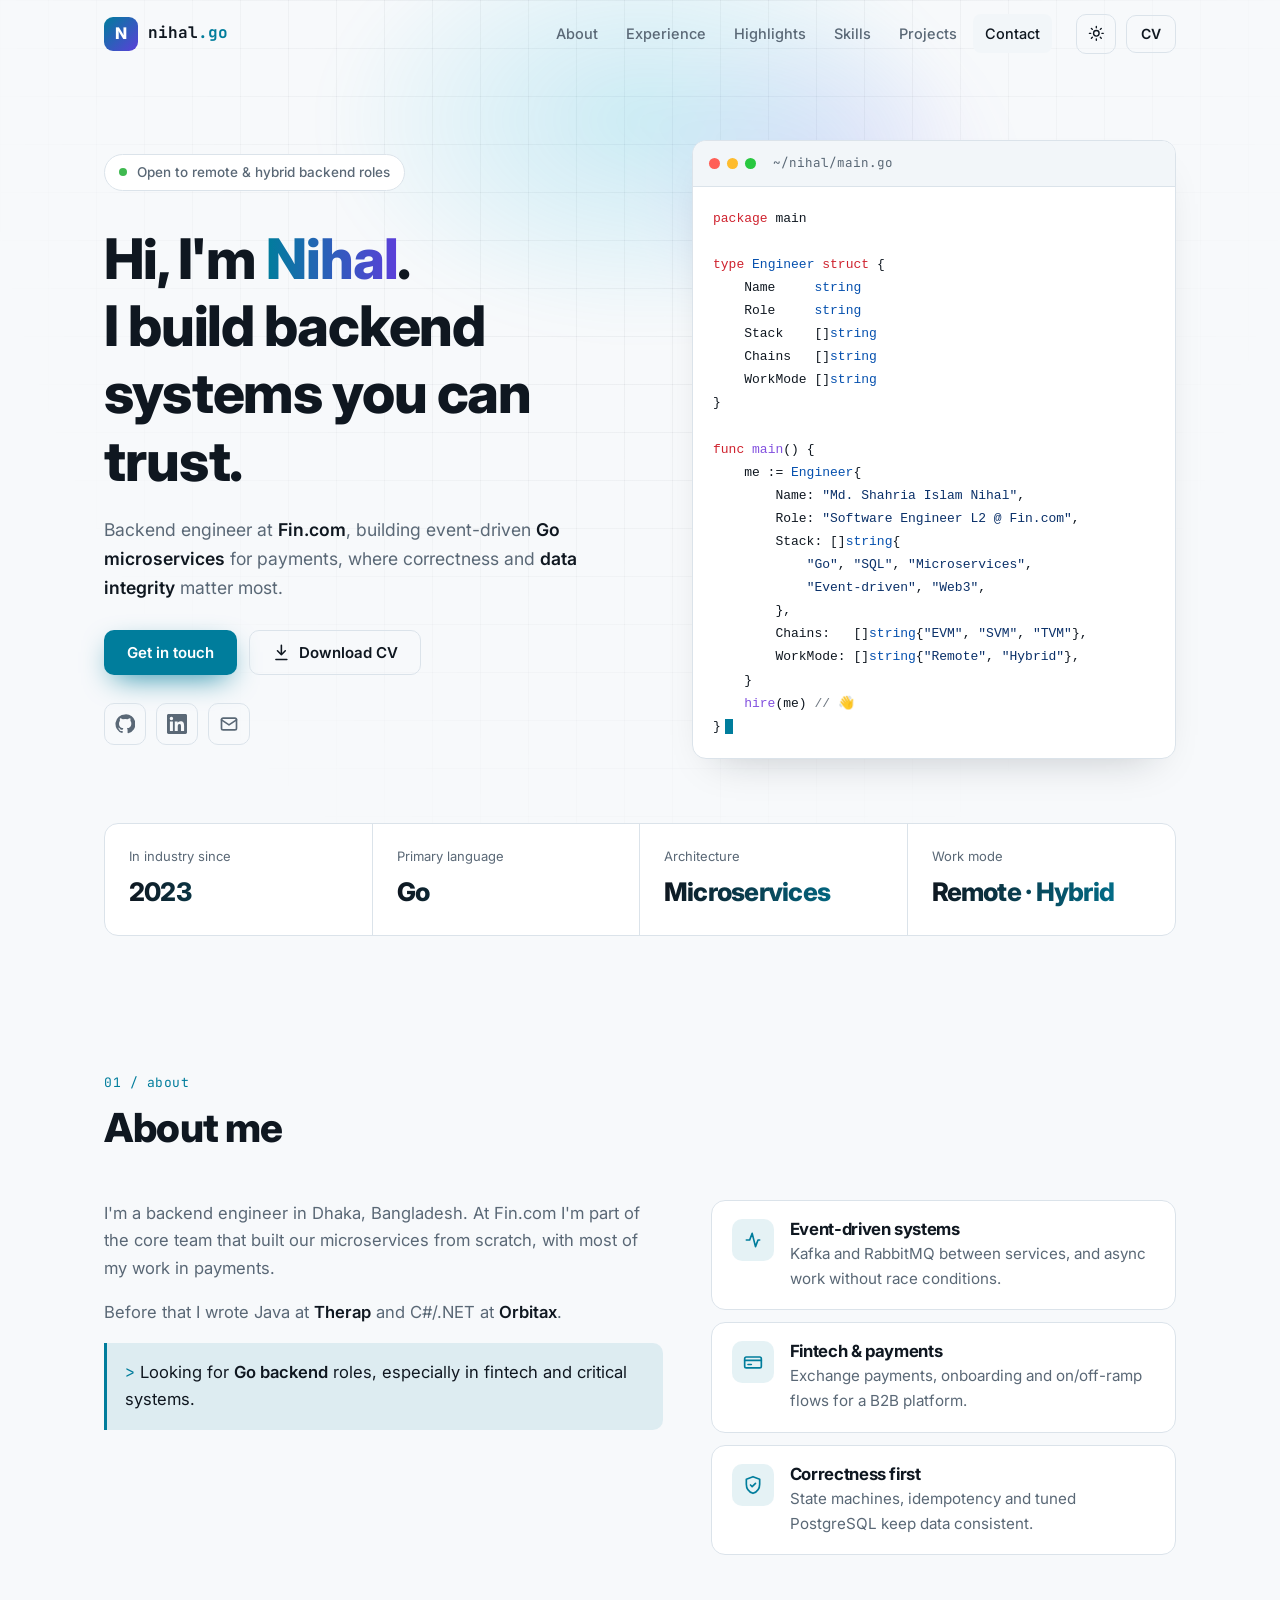
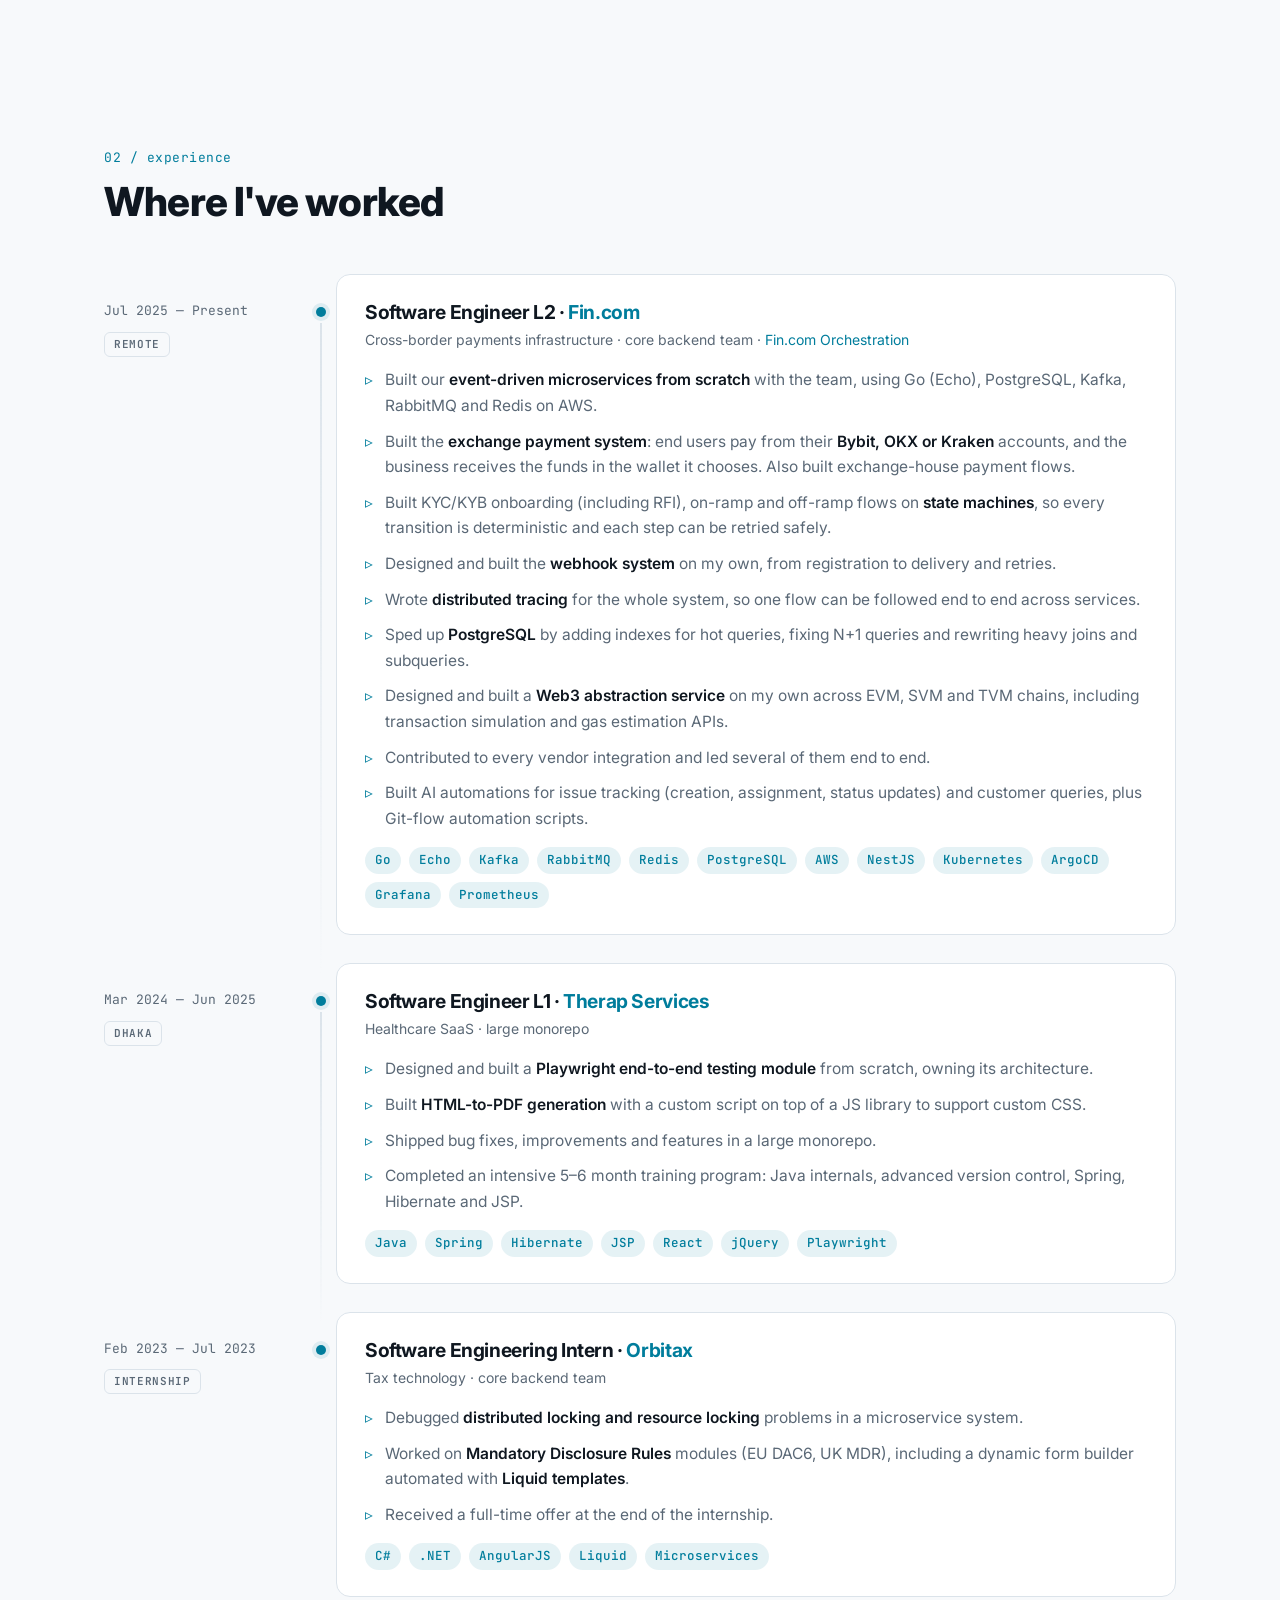
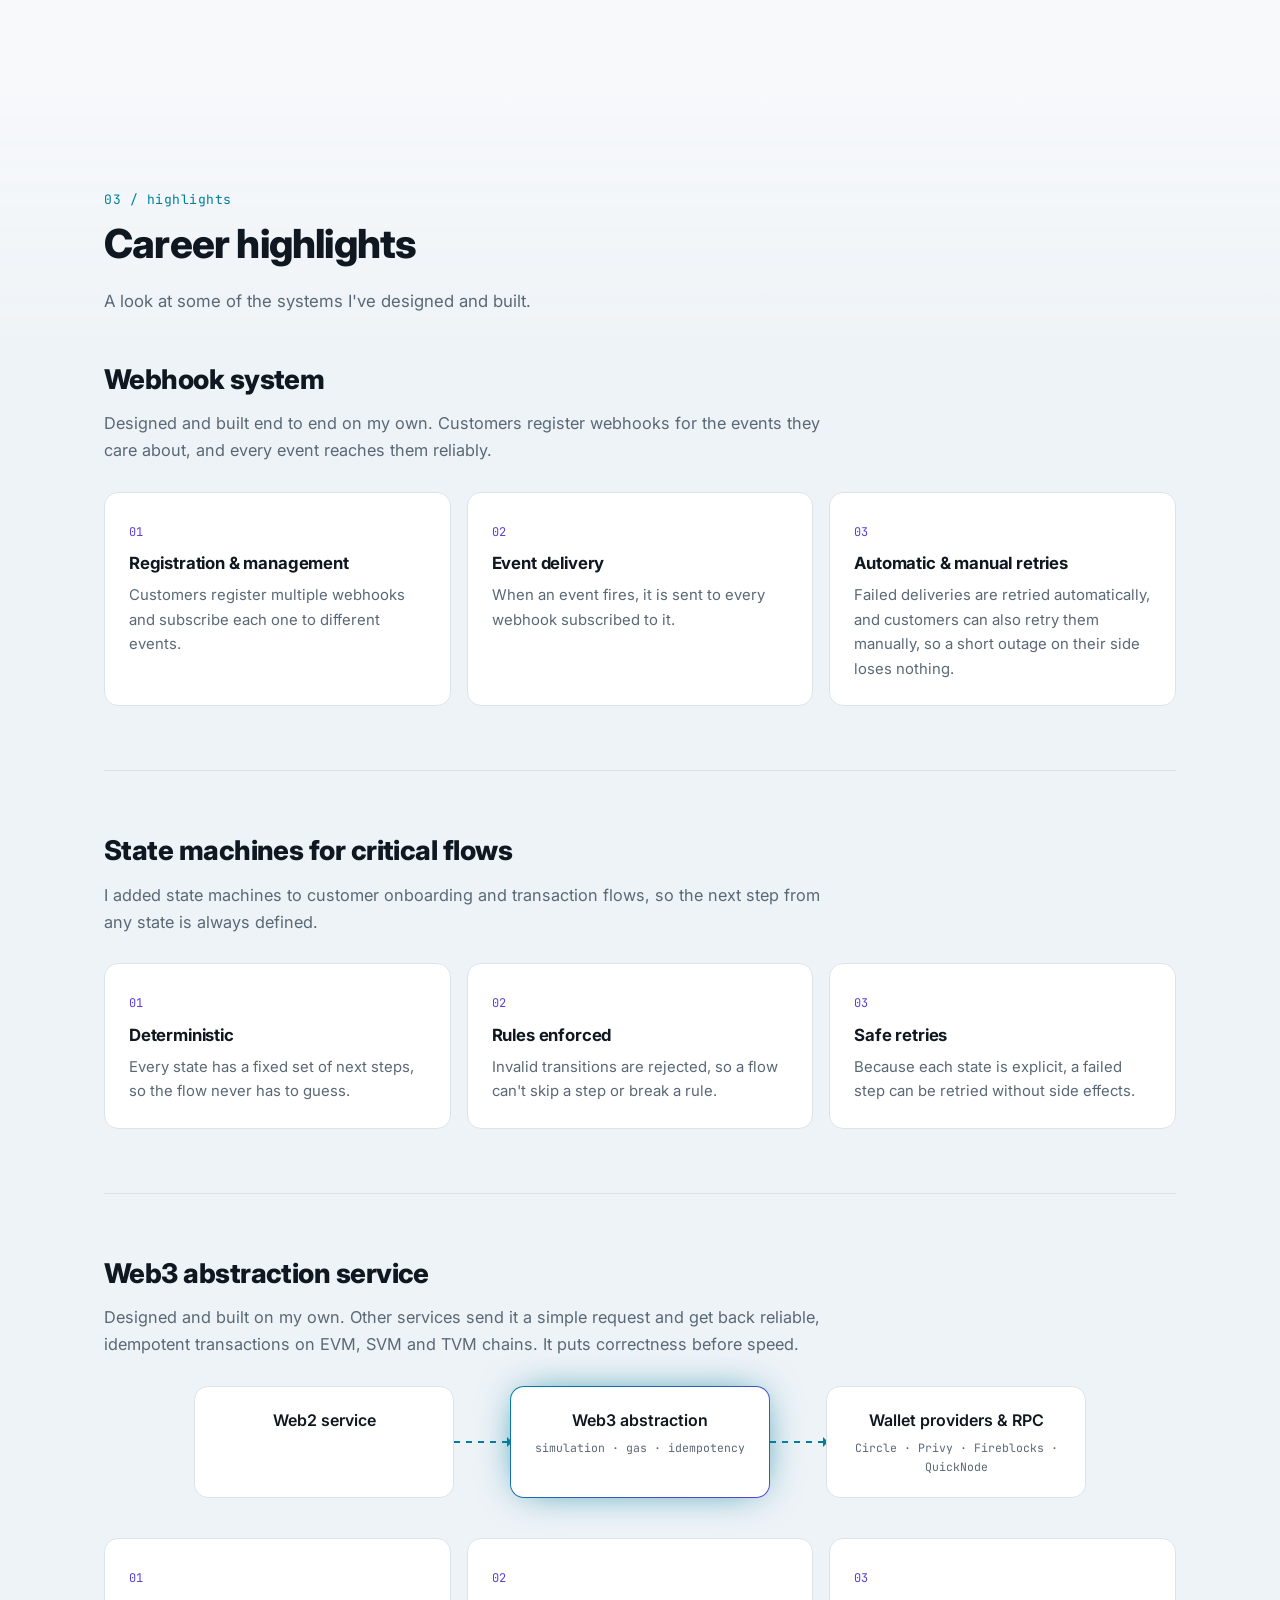
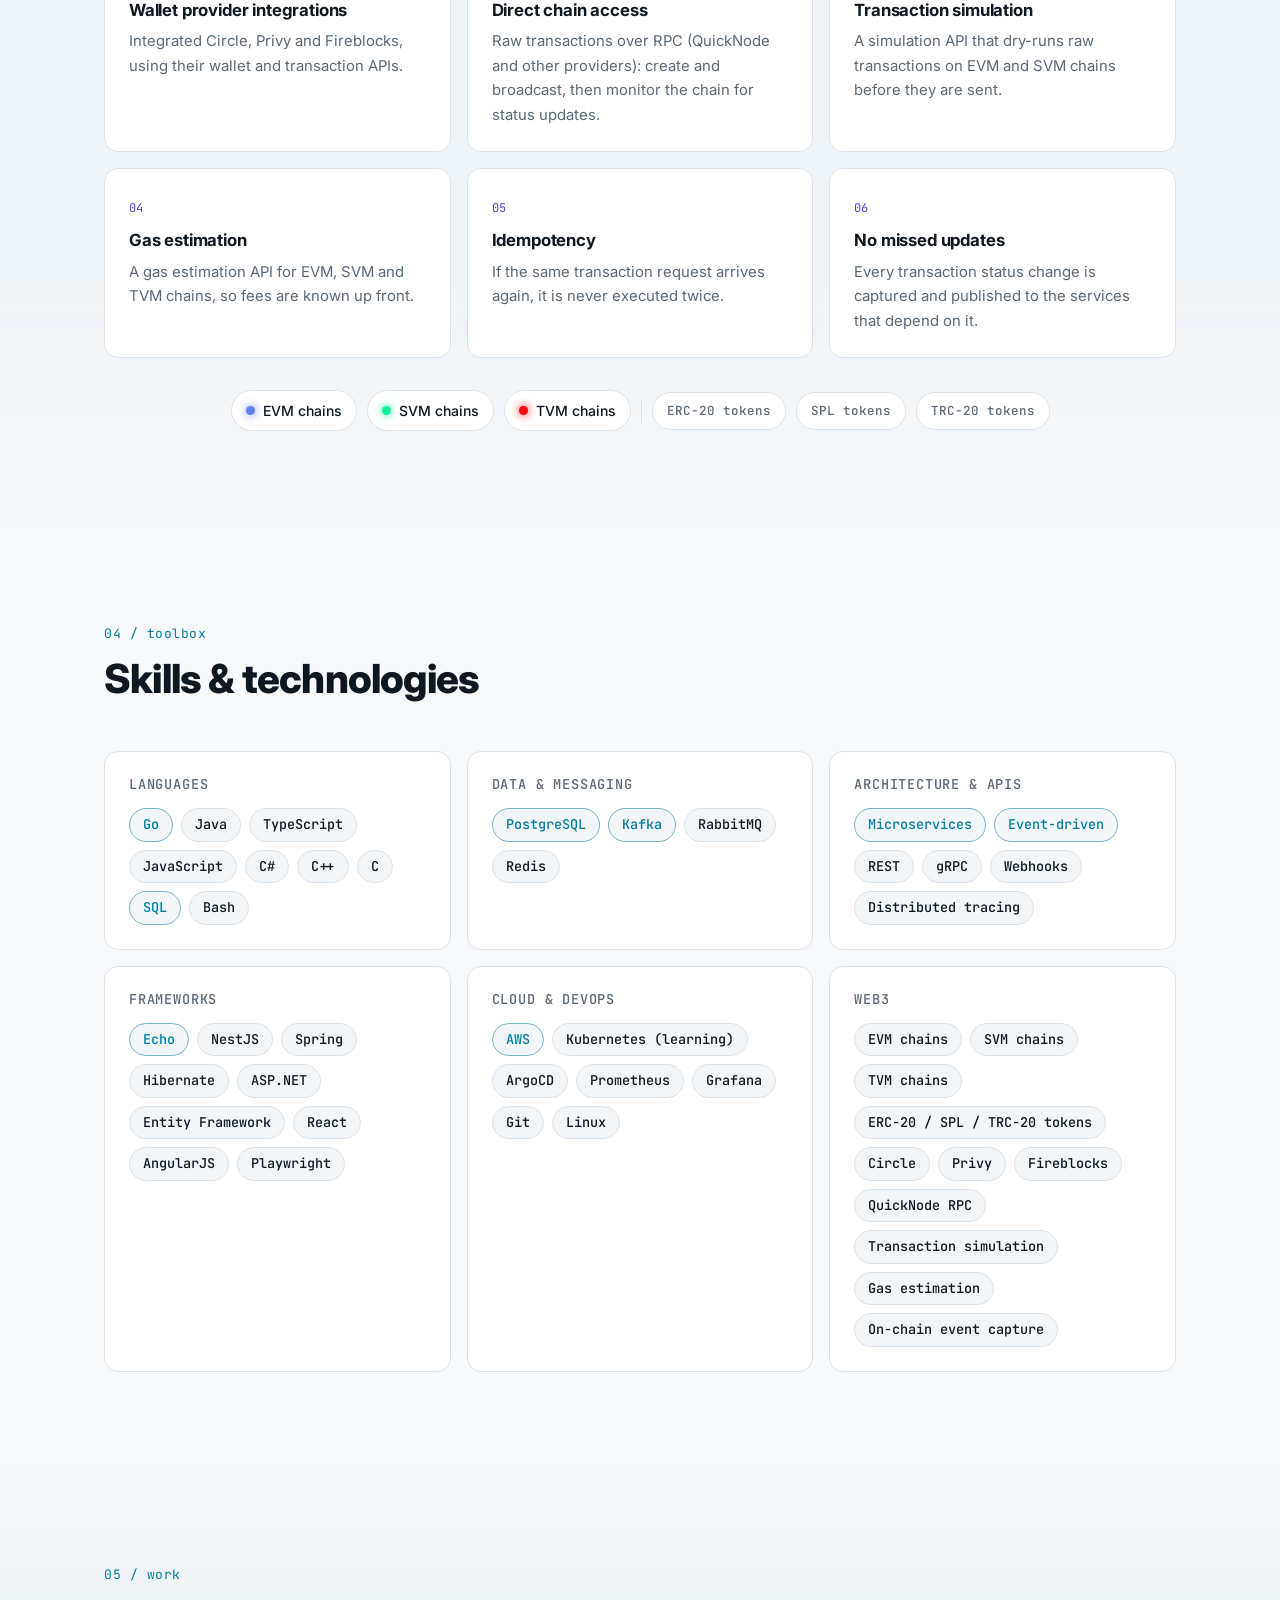
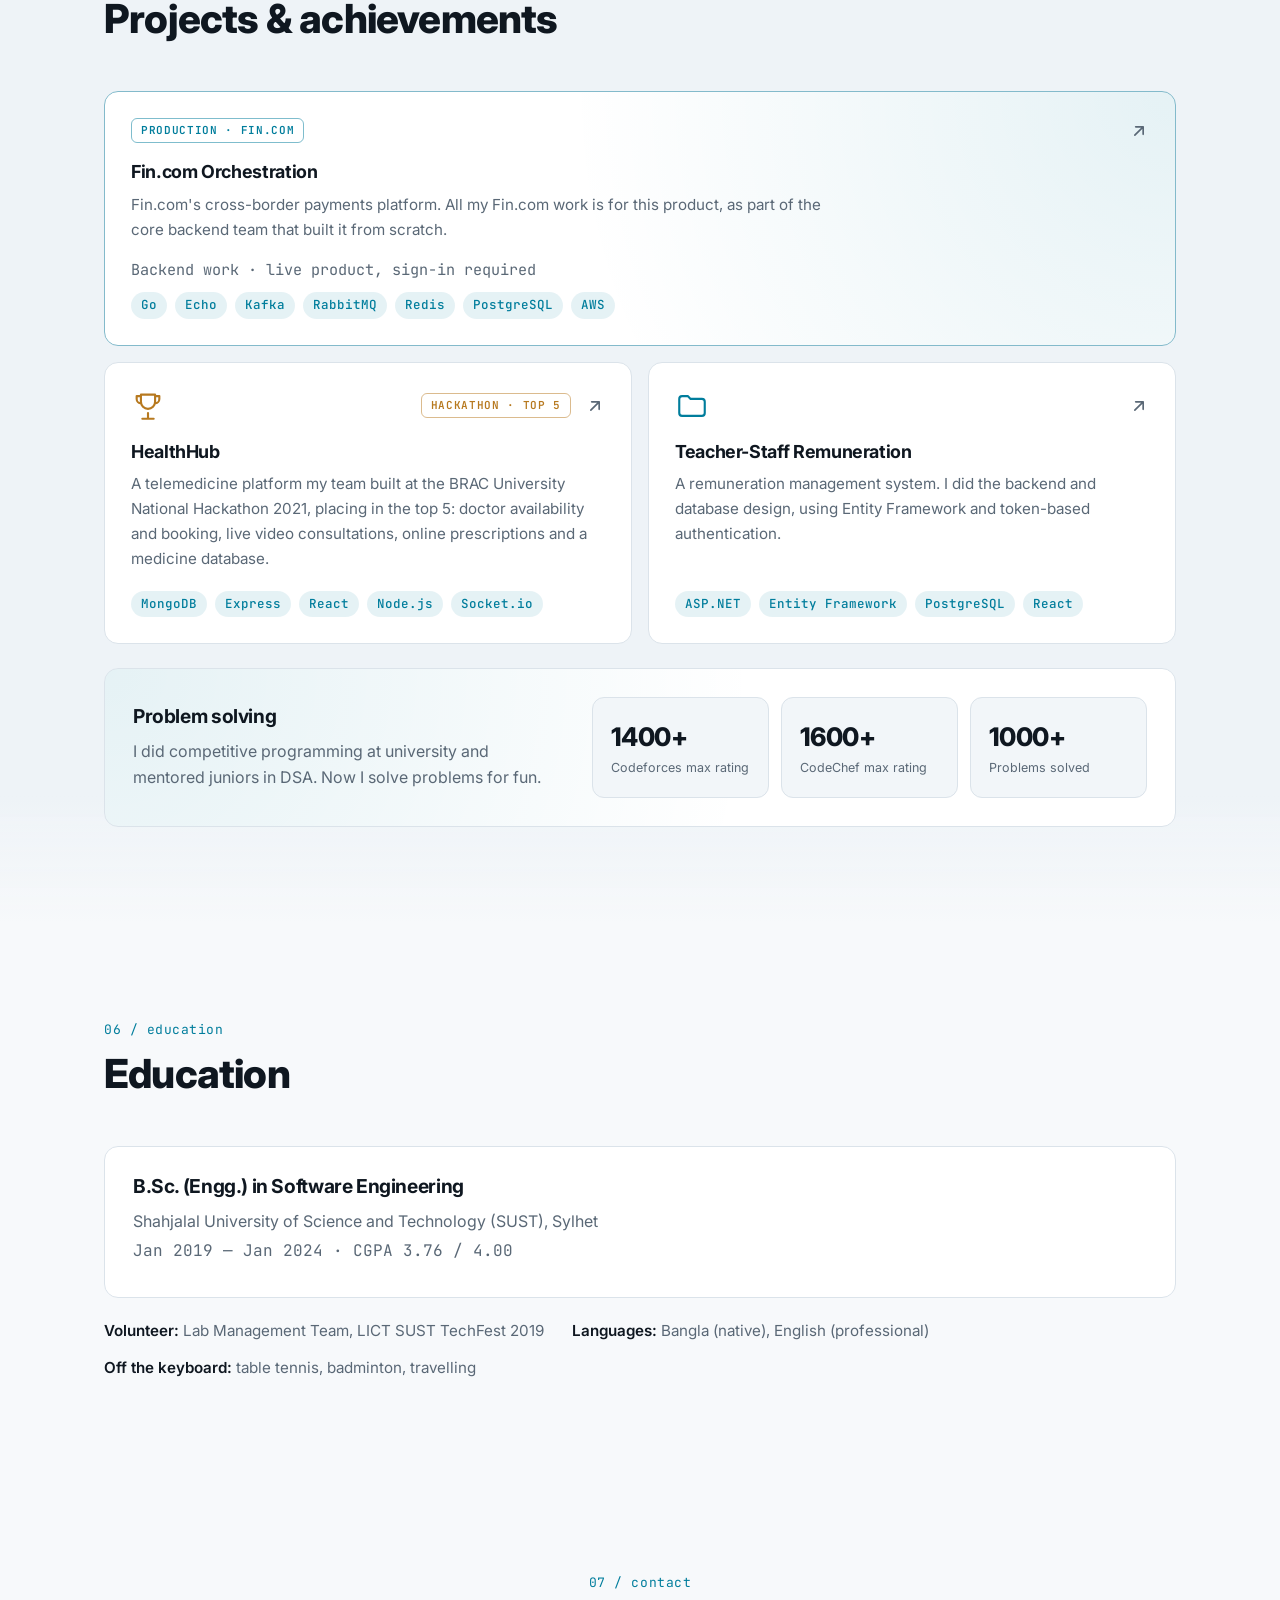
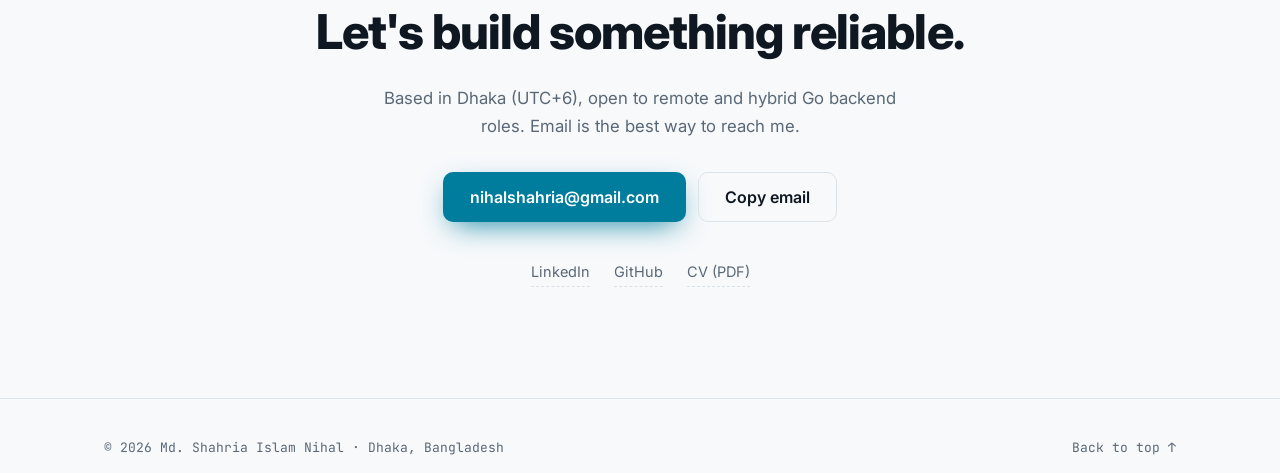
<file: index.html>
<!doctype html>
<html lang="en" data-theme="dark">
	<head>
		<meta charset="utf-8" />
		<meta name="viewport" content="width=device-width, initial-scale=1" />
		<title>Md. Shahria Islam Nihal · Backend Engineer (Go, Microservices)</title>
		<meta
			name="description"
			content="Md. Shahria Islam Nihal: backend engineer building robust, event-driven microservices in Go for fintech and other critical systems, with Web3 experience across EVM, SVM and TVM chains."
		/>
		<meta name="author" content="Md. Shahria Islam Nihal" />
		<meta name="theme-color" content="#0b0f14" media="(prefers-color-scheme: dark)" />
		<meta name="theme-color" content="#f7f9fb" media="(prefers-color-scheme: light)" />
		<link rel="canonical" href="https://nihalshahria.github.io/" />

		<meta property="og:type" content="website" />
		<meta property="og:title" content="Md. Shahria Islam Nihal · Backend Engineer (Go, Microservices)" />
		<meta
			property="og:description"
			content="Robust, event-driven Go microservices for fintech and critical systems."
		/>
		<meta property="og:url" content="https://nihalshahria.github.io/" />
		<meta property="og:image" content="https://nihalshahria.github.io/assets/img/og.png" />
		<meta property="og:image:width" content="1200" />
		<meta property="og:image:height" content="630" />
		<meta name="twitter:card" content="summary_large_image" />

		<link rel="icon" href="assets/img/favicon.svg" type="image/svg+xml" />
		<link rel="preconnect" href="https://fonts.googleapis.com" />
		<link rel="preconnect" href="https://fonts.gstatic.com" crossorigin />
		<link
			href="https://fonts.googleapis.com/css2?family=Inter:wght@400;500;600;700;800&family=JetBrains+Mono:wght@400;500;700&display=swap"
			rel="stylesheet"
		/>
		<link rel="stylesheet" href="assets/css/style.css" />

		<script>
			// Apply saved theme before paint to avoid a flash.
			(function () {
				document.documentElement.classList.add('js');
				try {
					var t = localStorage.getItem('theme');
					if (!t) t = matchMedia('(prefers-color-scheme: light)').matches ? 'light' : 'dark';
					document.documentElement.setAttribute('data-theme', t);
				} catch (e) {}
			})();
		</script>

		<script type="application/ld+json">
			{
				"@context": "https://schema.org",
				"@type": "Person",
				"name": "Md. Shahria Islam Nihal",
				"jobTitle": "Software Engineer",
				"url": "https://nihalshahria.github.io/",
				"email": "mailto:nihalshahria@gmail.com",
				"address": { "@type": "PostalAddress", "addressLocality": "Dhaka", "addressCountry": "BD" },
				"alumniOf": "Shahjalal University of Science and Technology",
				"knowsAbout": [
					"Go",
					"Microservices",
					"Event-driven architecture",
					"Kafka",
					"PostgreSQL",
					"Fintech",
					"Web3"
				],
				"sameAs": [
					"https://github.com/nihalshahria",
					"https://linkedin.com/in/nihalshahria",
					"https://codeforces.com/profile/nihalshahria",
					"https://www.codechef.com/users/nihalshahria"
				]
			}
		</script>
	</head>
	<body>
		<a class="skip-link" href="#main">Skip to content</a>
		<div class="bg-grid" aria-hidden="true"></div>
		<div class="bg-grid bg-grid--hl" aria-hidden="true"></div>
		<div class="bg-glow" aria-hidden="true"></div>

		<header class="nav" id="top">
			<div class="container nav__inner">
				<a class="nav__brand" href="#top" aria-label="Home">
					<span class="nav__logo">N</span><span class="mono">nihal<span class="accent">.go</span></span>
				</a>
				<nav aria-label="Primary">
					<ul class="nav__links" id="nav-links">
						<li><a href="#about">About</a></li>
						<li><a href="#experience">Experience</a></li>
						<li><a href="#highlights">Highlights</a></li>
						<li><a href="#skills">Skills</a></li>
						<li><a href="#projects">Projects</a></li>
						<li><a href="#contact">Contact</a></li>
					</ul>
				</nav>
				<div class="nav__actions">
					<button class="icon-btn" id="theme-toggle" type="button" aria-label="Toggle color theme">
						<svg class="i-sun" viewBox="0 0 24 24" aria-hidden="true">
							<circle cx="12" cy="12" r="4" />
							<path
								d="M12 2v2M12 20v2M4.9 4.9l1.4 1.4M17.7 17.7l1.4 1.4M2 12h2M20 12h2M4.9 19.1l1.4-1.4M17.7 6.3l1.4-1.4"
							/>
						</svg>
						<svg class="i-moon" viewBox="0 0 24 24" aria-hidden="true">
							<path d="M21 12.8A9 9 0 1 1 11.2 3a7 7 0 0 0 9.8 9.8z" />
						</svg>
					</button>
					<a
						class="btn btn--sm btn--ghost hide-sm"
						href="https://raw.githubusercontent.com/nihalshahria/cv-builder/refs/heads/main/rendercv_output/Md_Shahria_Islam_Nihal_CV.pdf"
						>CV</a
					>
					<button
						class="icon-btn nav__burger"
						id="nav-toggle"
						type="button"
						aria-label="Open menu"
						aria-expanded="false"
						aria-controls="nav-links"
					>
						<svg viewBox="0 0 24 24" aria-hidden="true"><path d="M4 7h16M4 12h16M4 17h16" /></svg>
					</button>
				</div>
			</div>
		</header>

		<main id="main">
			<!-- HERO -->
			<section class="hero">
				<div class="container hero__inner">
					<div class="hero__text">
						<p class="status reveal">
							<span class="status__dot"></span>Open to remote &amp; hybrid backend roles
						</p>
						<h1 class="reveal">
							Hi, I'm <span class="gradient-text">Nihal</span>.<br />
							I build backend systems you can trust.
						</h1>
						<p class="hero__lead reveal">
							Backend engineer at <strong>Fin.com</strong>, building event-driven
							<strong>Go microservices</strong> for payments, where correctness and
							<strong>data integrity</strong> matter most.
						</p>
						<div class="hero__cta reveal">
							<a class="btn btn--primary" href="#contact" data-magnetic>Get in touch</a>
							<a
								class="btn btn--ghost"
								href="https://raw.githubusercontent.com/nihalshahria/cv-builder/refs/heads/main/rendercv_output/Md_Shahria_Islam_Nihal_CV.pdf"
								data-magnetic
							>
								<svg viewBox="0 0 24 24" aria-hidden="true">
									<path d="M12 3v12M7 10l5 5 5-5M5 21h14" />
								</svg>
								Download CV
							</a>
						</div>
						<ul class="socials reveal" aria-label="Profiles">
							<li>
								<a
									data-magnetic
									href="https://github.com/nihalshahria"
									target="_blank"
									rel="noopener"
									aria-label="GitHub"
									><svg viewBox="0 0 24 24" aria-hidden="true">
										<path
											fill="currentColor"
											stroke="none"
											d="M12 .5a11.5 11.5 0 0 0-3.6 22.4c.6.1.8-.3.8-.6v-2c-3.2.7-3.9-1.5-3.9-1.5-.5-1.3-1.3-1.7-1.3-1.7-1-.7.1-.7.1-.7 1.2.1 1.8 1.2 1.8 1.2 1 1.8 2.8 1.3 3.5 1 .1-.8.4-1.3.7-1.6-2.6-.3-5.3-1.3-5.3-5.7 0-1.3.5-2.3 1.2-3.1-.1-.3-.5-1.5.1-3.1 0 0 1-.3 3.2 1.2a11 11 0 0 1 5.8 0c2.2-1.5 3.2-1.2 3.2-1.2.6 1.6.2 2.8.1 3.1.8.8 1.2 1.9 1.2 3.1 0 4.4-2.7 5.4-5.3 5.7.4.4.8 1.1.8 2.2v3.3c0 .3.2.7.8.6A11.5 11.5 0 0 0 12 .5z"
										/></svg
								></a>
							</li>
							<li>
								<a
									data-magnetic
									href="https://linkedin.com/in/nihalshahria"
									target="_blank"
									rel="noopener"
									aria-label="LinkedIn"
									><svg viewBox="0 0 24 24" aria-hidden="true">
										<path
											fill="currentColor"
											stroke="none"
											d="M20.4 20.5h-3.6v-5.6c0-1.3 0-3-1.8-3s-2.1 1.4-2.1 2.9v5.7H9.3V9h3.4v1.6h.1c.5-.9 1.6-1.8 3.4-1.8 3.6 0 4.3 2.4 4.3 5.5v6.2zM5.3 7.4a2.1 2.1 0 1 1 0-4.2 2.1 2.1 0 0 1 0 4.2zM7.1 20.5H3.5V9h3.6v11.5zM22.2 0H1.8C.8 0 0 .8 0 1.7v20.6c0 .9.8 1.7 1.8 1.7h20.4c1 0 1.8-.8 1.8-1.7V1.7C24 .8 23.2 0 22.2 0z"
										/></svg
								></a>
							</li>
							<li>
								<a data-magnetic href="mailto:nihalshahria@gmail.com" aria-label="Email"
									><svg viewBox="0 0 24 24" aria-hidden="true">
										<rect x="3" y="5" width="18" height="14" rx="2" />
										<path d="m3 7 9 6 9-6" /></svg
								></a>
							</li>
						</ul>
					</div>

					<div class="tilt reveal">
						<div class="terminal" aria-label="Code snippet describing Nihal">
							<div class="terminal__bar">
								<span></span><span></span><span></span>
								<p class="mono">~/nihal/main.go</p>
							</div>
							<pre class="terminal__body mono" id="code"><code><span class="tk-k">package</span> main

<span class="tk-k">type</span> <span class="tk-t">Engineer</span> <span class="tk-k">struct</span> {
    Name     <span class="tk-t">string</span>
    Role     <span class="tk-t">string</span>
    Stack    []<span class="tk-t">string</span>
    Chains   []<span class="tk-t">string</span>
    WorkMode []<span class="tk-t">string</span>
}

<span class="tk-k">func</span> <span class="tk-f">main</span>() {
    me := <span class="tk-t">Engineer</span>{
        Name: <span class="tk-s">"Md. Shahria Islam Nihal"</span>,
        Role: <span class="tk-s">"Software Engineer L2 @ Fin.com"</span>,
        Stack: []<span class="tk-t">string</span>{
            <span class="tk-s">"Go"</span>, <span class="tk-s">"SQL"</span>, <span class="tk-s">"Microservices"</span>,
            <span class="tk-s">"Event-driven"</span>, <span class="tk-s">"Web3"</span>,
        },
        Chains:   []<span class="tk-t">string</span>{<span class="tk-s">"EVM"</span>, <span class="tk-s">"SVM"</span>, <span class="tk-s">"TVM"</span>},
        WorkMode: []<span class="tk-t">string</span>{<span class="tk-s">"Remote"</span>, <span class="tk-s">"Hybrid"</span>},
    }
    <span class="tk-f">hire</span>(me) <span class="tk-c">// 👋</span>
}<span class="caret"></span></code></pre>
						</div>
					</div>
				</div>

				<div class="container">
					<dl class="stats reveal">
						<div>
							<dt>In industry since</dt>
							<dd>2023</dd>
						</div>
						<div>
							<dt>Primary language</dt>
							<dd>Go</dd>
						</div>
						<div>
							<dt>Architecture</dt>
							<dd>Microservices</dd>
						</div>
						<div>
							<dt>Work mode</dt>
							<dd>Remote · Hybrid</dd>
						</div>
					</dl>
				</div>
			</section>

			<!-- ABOUT -->
			<section class="section" id="about">
				<div class="container">
					<header class="section__head reveal">
						<p class="eyebrow mono">01 / about</p>
						<h2>About me</h2>
					</header>
					<div class="about">
						<div class="about__text reveal">
							<p>
								I'm a backend engineer in Dhaka, Bangladesh. At Fin.com I'm part of the core team that
								built our microservices from scratch, with most of my work in payments.
							</p>
							<p>
								Before that I wrote Java at <strong>Therap</strong> and C#/.NET at
								<strong>Orbitax</strong>.
							</p>
							<p class="about__looking">
								<span class="mono accent">&gt;</span> Looking for <strong>Go backend</strong> roles, especially in fintech and critical systems.
							</p>
						</div>
						<ul class="about__cards">
							<li class="card reveal">
								<div class="card__icon">
									<svg viewBox="0 0 24 24" aria-hidden="true">
										<path d="M4 12h4l3-8 4 16 3-8h2" />
									</svg>
								</div>
								<h3>Event-driven systems</h3>
								<p>Kafka and RabbitMQ between services, and async work without race conditions.</p>
							</li>
							<li class="card reveal">
								<div class="card__icon">
									<svg viewBox="0 0 24 24" aria-hidden="true">
										<rect x="2" y="6" width="20" height="13" rx="2" />
										<path d="M2 10h20M6 15h4" />
									</svg>
								</div>
								<h3>Fintech &amp; payments</h3>
								<p>Exchange payments, onboarding and on/off-ramp flows for a B2B platform.</p>
							</li>
							<li class="card reveal">
								<div class="card__icon">
									<svg viewBox="0 0 24 24" aria-hidden="true">
										<path d="M12 2 4 5v6c0 5 3.4 9.4 8 11 4.6-1.6 8-6 8-11V5z" />
										<path d="m9 12 2 2 4-4" />
									</svg>
								</div>
								<h3>Correctness first</h3>
								<p>State machines, idempotency and tuned PostgreSQL keep data consistent.</p>
							</li>
						</ul>
					</div>
				</div>
			</section>

			<!-- EXPERIENCE -->
			<section class="section" id="experience">
				<div class="container">
					<header class="section__head reveal">
						<p class="eyebrow mono">02 / experience</p>
						<h2>Where I've worked</h2>
					</header>

					<ol class="timeline">
						<li class="job reveal">
							<div class="job__meta">
								<span class="job__date mono">Jul 2025 — Present</span>
								<span class="badge">Remote</span>
							</div>
							<div class="job__body">
								<h3>
									Software Engineer L2 ·
									<a href="https://fin.com/" target="_blank" rel="noopener">Fin.com</a>
								</h3>
								<p class="job__sub">
									Cross-border payments infrastructure · core backend team ·
									<a
										class="job__product"
										href="https://orchestration.fin.com"
										target="_blank"
										rel="noopener"
										>Fin.com Orchestration</a
									>
								</p>
								<ul class="job__list">
									<li>
										Built our <strong>event-driven microservices from scratch</strong> with the
										team, using Go (Echo), PostgreSQL, Kafka, RabbitMQ and Redis on AWS.
									</li>
									<li>
										Built the <strong>exchange payment system</strong>: end users pay from their <strong>Bybit, OKX or Kraken</strong> accounts, and the
										business receives the funds in the wallet it chooses. Also built exchange-house
										payment flows.
									</li>
									<li>
										Built KYC/KYB onboarding (including RFI), on-ramp and off-ramp flows on
										<strong>state machines</strong>, so every transition is deterministic and each
										step can be retried safely.
									</li>
									<li>
										Designed and built the <strong>webhook system</strong> on my own, from registration to delivery and retries.
									</li>
									<li>
										Wrote <strong>distributed tracing</strong> for the whole system, so one flow can
										be followed end to end across services.
									</li>
									<li>
										Sped up <strong>PostgreSQL</strong> by adding indexes for hot queries, fixing
										N+1 queries and rewriting heavy joins and subqueries.
									</li>
									<li>
										Designed and built a <strong>Web3 abstraction service</strong> on my own across EVM, SVM and TVM chains, including transaction simulation and gas estimation APIs.
									</li>
									<li>
										Contributed to every vendor integration and led several of them end to end.
									</li>
									<li>
										Built AI automations for issue tracking (creation, assignment, status updates) and customer queries, plus Git-flow automation scripts.
									</li>
								</ul>
								<ul class="tags">
									<li>Go</li>
									<li>Echo</li>
									<li>Kafka</li>
									<li>RabbitMQ</li>
									<li>Redis</li>
									<li>PostgreSQL</li>
									<li>AWS</li>
									<li>NestJS</li>
									<li>Kubernetes</li>
									<li>ArgoCD</li>
									<li>Grafana</li>
									<li>Prometheus</li>
								</ul>
							</div>
						</li>

						<li class="job reveal">
							<div class="job__meta">
								<span class="job__date mono">Mar 2024 — Jun 2025</span>
								<span class="badge">Dhaka</span>
							</div>
							<div class="job__body">
								<h3>
									Software Engineer L1 ·
									<a href="https://www.therapservices.net/" target="_blank" rel="noopener"
										>Therap Services</a
									>
								</h3>
								<p class="job__sub">Healthcare SaaS · large monorepo</p>
								<ul class="job__list">
									<li>
										Designed and built a <strong>Playwright end-to-end testing module</strong> from scratch, owning its architecture.
									</li>
									<li>
										Built <strong>HTML-to-PDF generation</strong> with a custom script on top of a
										JS library to support custom CSS.
									</li>
									<li>
										Shipped bug fixes, improvements and features in a large monorepo.
									</li>
									<li>
										Completed an intensive 5–6 month training program: Java internals, advanced version control, Spring, Hibernate and JSP.
									</li>
								</ul>
								<ul class="tags">
									<li>Java</li>
									<li>Spring</li>
									<li>Hibernate</li>
									<li>JSP</li>
									<li>React</li>
									<li>jQuery</li>
									<li>Playwright</li>
								</ul>
							</div>
						</li>

						<li class="job reveal">
							<div class="job__meta">
								<span class="job__date mono">Feb 2023 — Jul 2023</span>
								<span class="badge">Internship</span>
							</div>
							<div class="job__body">
								<h3>
									Software Engineering Intern ·
									<a href="https://orbitax.com/" target="_blank" rel="noopener">Orbitax</a>
								</h3>
								<p class="job__sub">Tax technology · core backend team</p>
								<ul class="job__list">
									<li>
										Debugged <strong>distributed locking and resource locking</strong> problems in a
										microservice system.
									</li>
									<li>
										Worked on <strong>Mandatory Disclosure Rules</strong> modules (EU DAC6, UK MDR),
										including a dynamic form builder automated with
										<strong>Liquid templates</strong>.
									</li>
									<li>
										Received a full-time offer at the end of the internship.
									</li>
								</ul>
								<ul class="tags">
									<li>C#</li>
									<li>.NET</li>
									<li>AngularJS</li>
									<li>Liquid</li>
									<li>Microservices</li>
								</ul>
							</div>
						</li>
					</ol>
				</div>
			</section>

			<!-- HIGHLIGHTS -->
			<section class="section section--alt" id="highlights">
				<div class="container">
					<header class="section__head reveal">
						<p class="eyebrow mono">03 / highlights</p>
						<h2>Career highlights</h2>
						<p class="section__lead">A look at some of the systems I've designed and built.</p>
					</header>

					<!-- Webhooks -->
					<div class="highlight">
						<div class="highlight__head reveal">
							<h3>Webhook system</h3>
							<p>
								Designed and built end to end on my own. Customers register webhooks for the events they care about, and every event reaches them reliably.
							</p>
						</div>
						<div class="features">
							<article class="feature reveal">
								<span class="feature__num mono">01</span>
								<h4>Registration &amp; management</h4>
								<p>Customers register multiple webhooks and subscribe each one to different events.</p>
							</article>
							<article class="feature reveal">
								<span class="feature__num mono">02</span>
								<h4>Event delivery</h4>
								<p>When an event fires, it is sent to every webhook subscribed to it.</p>
							</article>
							<article class="feature reveal">
								<span class="feature__num mono">03</span>
								<h4>Automatic &amp; manual retries</h4>
								<p>
									Failed deliveries are retried automatically, and customers can also retry them manually, so a short outage on their side loses nothing.
								</p>
							</article>
						</div>
					</div>

					<!-- State machines -->
					<div class="highlight">
						<div class="highlight__head reveal">
							<h3>State machines for critical flows</h3>
							<p>
								I added state machines to customer onboarding and transaction flows, so the next step
								from any state is always defined.
							</p>
						</div>
						<div class="features">
							<article class="feature reveal">
								<span class="feature__num mono">01</span>
								<h4>Deterministic</h4>
								<p>Every state has a fixed set of next steps, so the flow never has to guess.</p>
							</article>
							<article class="feature reveal">
								<span class="feature__num mono">02</span>
								<h4>Rules enforced</h4>
								<p>Invalid transitions are rejected, so a flow can't skip a step or break a rule.</p>
							</article>
							<article class="feature reveal">
								<span class="feature__num mono">03</span>
								<h4>Safe retries</h4>
								<p>Because each state is explicit, a failed step can be retried without side effects.</p>
							</article>
						</div>
					</div>

					<!-- Web3 -->
					<div class="highlight" id="web3">
						<div class="highlight__head reveal">
							<h3>Web3 abstraction service</h3>
							<p>
								Designed and built on my own. Other services send it a simple request and get back
								reliable, idempotent transactions on EVM, SVM and TVM chains. It puts correctness
								before speed.
							</p>
						</div>

					<div class="flow reveal" aria-label="Request flow through the Web3 service">
						<div class="flow__node">Web2 service</div>
						<div class="flow__arrow" aria-hidden="true"></div>
						<div class="flow__node flow__node--main">
							Web3 abstraction<small class="mono">simulation · gas · idempotency</small>
						</div>
						<div class="flow__arrow" aria-hidden="true"></div>
						<div class="flow__node">
							Wallet providers &amp; RPC<small class="mono"
								>Circle · Privy · Fireblocks · QuickNode</small
							>
						</div>
					</div>

					<div class="features">
						<article class="feature reveal">
							<span class="feature__num mono">01</span>
							<h4>Wallet provider integrations</h4>
							<p>Integrated Circle, Privy and Fireblocks, using their wallet and transaction APIs.</p>
						</article>
						<article class="feature reveal">
							<span class="feature__num mono">02</span>
							<h4>Direct chain access</h4>
							<p>
								Raw transactions over RPC (QuickNode and other providers): create and broadcast, then
								monitor the chain for status updates.
							</p>
						</article>
						<article class="feature reveal">
							<span class="feature__num mono">03</span>
							<h4>Transaction simulation</h4>
							<p>
								A simulation API that dry-runs raw transactions on EVM and SVM chains before they are
								sent.
							</p>
						</article>
						<article class="feature reveal">
							<span class="feature__num mono">04</span>
							<h4>Gas estimation</h4>
							<p>A gas estimation API for EVM, SVM and TVM chains, so fees are known up front.</p>
						</article>
						<article class="feature reveal">
							<span class="feature__num mono">05</span>
							<h4>Idempotency</h4>
							<p>If the same transaction request arrives again, it is never executed twice.</p>
						</article>
						<article class="feature reveal">
							<span class="feature__num mono">06</span>
							<h4>No missed updates</h4>
							<p>
								Every transaction status change is captured and published to the services that depend on it.
							</p>
						</article>
					</div>

					<ul class="chains reveal" aria-label="Supported chain families and token standards">
						<li><span class="chain-dot" style="--c: #627eea"></span>EVM chains</li>
						<li><span class="chain-dot" style="--c: #14f195"></span>SVM chains</li>
						<li><span class="chain-dot" style="--c: #ff060a"></span>TVM chains</li>
						<li class="chains__sep" aria-hidden="true"></li>
						<li class="mono">ERC-20 tokens</li>
						<li class="mono">SPL tokens</li>
						<li class="mono">TRC-20 tokens</li>
					</ul>
					</div>
				</div>
			</section>

			<!-- SKILLS -->
			<section class="section" id="skills">
				<div class="container">
					<header class="section__head reveal">
						<p class="eyebrow mono">04 / toolbox</p>
						<h2>Skills &amp; technologies</h2>
					</header>
					<div class="skills">
						<div class="skill-group reveal">
							<h3>Languages</h3>
							<ul class="tags tags--lg">
								<li class="hot">Go</li>
								<li>Java</li>
								<li>TypeScript</li>
								<li>JavaScript</li>
								<li>C#</li>
								<li>C++</li>
								<li>C</li>
								<li class="hot">SQL</li>
								<li>Bash</li>
							</ul>
						</div>
						<div class="skill-group reveal">
							<h3>Data &amp; messaging</h3>
							<ul class="tags tags--lg">
								<li class="hot">PostgreSQL</li>
								<li class="hot">Kafka</li>
								<li>RabbitMQ</li>
								<li>Redis</li>
							</ul>
						</div>
						<div class="skill-group reveal">
							<h3>Architecture &amp; APIs</h3>
							<ul class="tags tags--lg">
								<li class="hot">Microservices</li>
								<li class="hot">Event-driven</li>
								<li>REST</li>
								<li>gRPC</li>
								<li>Webhooks</li>
								<li>Distributed tracing</li>
							</ul>
						</div>
						<div class="skill-group reveal">
							<h3>Frameworks</h3>
							<ul class="tags tags--lg">
								<li class="hot">Echo</li>
								<li>NestJS</li>
								<li>Spring</li>
								<li>Hibernate</li>
								<li>ASP.NET</li>
								<li>Entity Framework</li>
								<li>React</li>
								<li>AngularJS</li>
								<li>Playwright</li>
							</ul>
						</div>
						<div class="skill-group reveal">
							<h3>Cloud &amp; DevOps</h3>
							<ul class="tags tags--lg">
								<li class="hot">AWS</li>
								<li>Kubernetes (learning)</li>
								<li>ArgoCD</li>
								<li>Prometheus</li>
								<li>Grafana</li>
								<li>Git</li>
								<li>Linux</li>
							</ul>
						</div>
						<div class="skill-group reveal">
							<h3>Web3</h3>
							<ul class="tags tags--lg">
								<li>EVM chains</li>
								<li>SVM chains</li>
								<li>TVM chains</li>
								<li>ERC-20 / SPL / TRC-20 tokens</li>
								<li>Circle</li>
								<li>Privy</li>
								<li>Fireblocks</li>
								<li>QuickNode RPC</li>
								<li>Transaction simulation</li>
								<li>Gas estimation</li>
								<li>On-chain event capture</li>
							</ul>
						</div>
					</div>
				</div>
			</section>

			<!-- PROJECTS & ACHIEVEMENTS -->
			<section class="section section--alt" id="projects">
				<div class="container">
					<header class="section__head reveal">
						<p class="eyebrow mono">05 / work</p>
						<h2>Projects &amp; achievements</h2>
					</header>

					<div class="projects">
						<article class="project project--featured reveal">
							<div class="project__featured-main">
								<div class="project__top">
									<span class="badge badge--accent">Production · Fin.com</span>
									<a
										href="https://orchestration.fin.com"
										target="_blank"
										rel="noopener"
										aria-label="Fin.com Orchestration (sign-in page)"
										class="project__link"
										><svg viewBox="0 0 24 24" aria-hidden="true">
											<path d="M7 17 17 7M8 7h9v9" /></svg
									></a>
								</div>
								<h3>Fin.com Orchestration</h3>
								<p>
									Fin.com's cross-border payments platform. All my Fin.com work is for this product,
									as part of the core backend team that built it from scratch.
								</p>
								<p class="project__note mono">Backend work · live product, sign-in required</p>
							</div>
							<ul class="tags project__tags">
								<li>Go</li>
								<li>Echo</li>
								<li>Kafka</li>
								<li>RabbitMQ</li>
								<li>Redis</li>
								<li>PostgreSQL</li>
								<li>AWS</li>
							</ul>
						</article>

						<article class="project project--award reveal">
							<div class="project__top">
								<svg class="project__folder" viewBox="0 0 24 24" aria-hidden="true">
									<path
										d="M8 21h8M12 17v4M7 4h10v5a5 5 0 0 1-10 0zM17 5h3v2a3 3 0 0 1-3 3M7 5H4v2a3 3 0 0 0 3 3"
									/>
								</svg>
								<div class="project__actions">
									<span class="badge badge--gold">Hackathon · Top 5</span>
									<a
										href="https://github.com/nihalshahria/Health-Hub"
										target="_blank"
										rel="noopener"
										aria-label="HealthHub on GitHub"
										class="project__link"
										><svg viewBox="0 0 24 24" aria-hidden="true"><path d="M7 17 17 7M8 7h9v9" /></svg
									></a>
								</div>
							</div>
							<h3>HealthHub</h3>
							<p>
								A telemedicine platform my team built at the BRAC University National Hackathon 2021,
								placing in the top 5: doctor availability and booking, live video consultations, online
								prescriptions and a medicine database.
							</p>
							<ul class="tags">
								<li>MongoDB</li>
								<li>Express</li>
								<li>React</li>
								<li>Node.js</li>
								<li>Socket.io</li>
							</ul>
						</article>

						<article class="project reveal">
							<div class="project__top">
								<svg class="project__folder" viewBox="0 0 24 24" aria-hidden="true">
									<path
										d="M3 7a2 2 0 0 1 2-2h4l2 2h8a2 2 0 0 1 2 2v8a2 2 0 0 1-2 2H5a2 2 0 0 1-2-2z"
									/>
								</svg>
								<a
									href="https://github.com/nihalshahria/Teacher-Staff-remuneration"
									target="_blank"
									rel="noopener"
									aria-label="Teacher-Staff Remuneration on GitHub"
									class="project__link"
									><svg viewBox="0 0 24 24" aria-hidden="true"><path d="M7 17 17 7M8 7h9v9" /></svg
								></a>
							</div>
							<h3>Teacher-Staff Remuneration</h3>
							<p>
								A remuneration management system. I did the backend and database design, using Entity
								Framework and token-based authentication.
							</p>
							<ul class="tags">
								<li>ASP.NET</li>
								<li>Entity Framework</li>
								<li>PostgreSQL</li>
								<li>React</li>
							</ul>
						</article>
					
					</div>

					<div class="cp reveal">
						<div class="cp__intro">
							<h3>Problem solving</h3>
							<p>
								I did competitive programming at university and mentored juniors in DSA. Now I solve
								problems for fun.
							</p>
						</div>
						<ul class="cp__stats">
							<li>
								<a href="https://codeforces.com/profile/nihalshahria" target="_blank" rel="noopener"
									><span class="cp__num">1400+</span
									><span class="cp__label">Codeforces max rating</span></a
								>
							</li>
							<li>
								<a href="https://www.codechef.com/users/nihalshahria" target="_blank" rel="noopener"
									><span class="cp__num">1600+</span
									><span class="cp__label">CodeChef max rating</span></a
								>
							</li>
							<li>
								<a
									href="https://www.stopstalk.com/user/profile/nihalshahria"
									target="_blank"
									rel="noopener"
									><span class="cp__num">1000+</span><span class="cp__label">Problems solved</span></a
								>
							</li>
						</ul>
					</div>
				</div>
			</section>

			<!-- EDUCATION -->
			<section class="section" id="education">
				<div class="container">
					<header class="section__head reveal">
						<p class="eyebrow mono">06 / education</p>
						<h2>Education</h2>
					</header>
					<div class="edu reveal">
						<div class="edu__main">
							<h3>B.Sc. (Engg.) in Software Engineering</h3>
							<p>Shahjalal University of Science and Technology (SUST), Sylhet</p>
							<p class="mono muted">Jan 2019 — Jan 2024 · CGPA 3.76 / 4.00</p>
						</div>
					</div>
					<ul class="extras reveal">
						<li><strong>Volunteer:</strong> Lab Management Team, LICT SUST TechFest 2019</li>
						<li><strong>Languages:</strong> Bangla (native), English (professional)</li>
						<li><strong>Off the keyboard:</strong> table tennis, badminton, travelling</li>
					</ul>
				</div>
			</section>

			<!-- CONTACT -->
			<section class="section contact" id="contact">
				<div class="container contact__inner reveal">
					<p class="eyebrow mono">07 / contact</p>
					<h2>Let's build something reliable.</h2>
					<p class="section__lead">
						Based in Dhaka (UTC+6), open to remote and hybrid Go backend roles. Email is the best way to
						reach me.
					</p>
					<div class="contact__actions">
						<a class="btn btn--primary btn--lg" data-magnetic href="mailto:nihalshahria@gmail.com"
							>nihalshahria@gmail.com</a
						>
						<button
							class="btn btn--ghost btn--lg"
							type="button"
							data-magnetic
							id="copy-email"
							data-email="nihalshahria@gmail.com"
						>
							Copy email
						</button>
					</div>
					<p class="contact__links">
						<a href="https://linkedin.com/in/nihalshahria" target="_blank" rel="noopener">LinkedIn</a>
						<a href="https://github.com/nihalshahria" target="_blank" rel="noopener">GitHub</a>
						<a href="https://raw.githubusercontent.com/nihalshahria/cv-builder/refs/heads/main/rendercv_output/Md_Shahria_Islam_Nihal_CV.pdf">CV (PDF)</a>
					</p>
				</div>
			</section>
		</main>

		<footer class="footer">
			<div class="container footer__inner">
				<p class="mono">© <span id="year">2026</span> Md. Shahria Islam Nihal · Dhaka, Bangladesh</p>
				<a class="mono" href="#top">Back to top ↑</a>
			</div>
		</footer>

		<div class="toast" id="toast" role="status" aria-live="polite"></div>
		<script src="assets/js/main.js" defer></script>
	</body>
</html>
</file>
<file: assets/css/style.css>
/* ==========================================================================
   Tokens
   ========================================================================== */
:root {
  --bg: #0b0f14;
  --bg-alt: #0f151c;
  --surface: #121a23;
  --surface-2: #17212c;
  --border: #223040;
  --text: #e6edf3;
  --muted: #8b9bab;
  --accent: #00add8;        /* Go gopher blue */
  --accent-2: #7c5cff;      /* Web3 violet */
  --accent-soft: rgba(0, 173, 216, 0.12);
  --gold: #f5b84a;
  --grid: rgba(255, 255, 255, 0.035);
  --shadow: 0 20px 50px -20px rgba(0, 0, 0, 0.6);

  --tk-k: #ff7b72;
  --tk-t: #79c0ff;
  --tk-s: #a5d6ff;
  --tk-f: #d2a8ff;
  --tk-n: #ffa657;
  --tk-c: #6e7f8f;

  --radius: 14px;
  --container: 1120px;
  --font: "Inter", system-ui, -apple-system, "Segoe UI", Roboto, sans-serif;
  --mono: "JetBrains Mono", ui-monospace, SFMono-Regular, Menlo, monospace;
  --nav-h: 68px;
}

:root[data-theme="light"] {
  --bg: #f7f9fb;
  --bg-alt: #eef3f7;
  --surface: #ffffff;
  --surface-2: #f2f6f9;
  --border: #dbe3ea;
  --text: #0f1720;
  --muted: #5a6876;
  --accent: #007d9c;
  --accent-2: #5b3fd9;
  --accent-soft: rgba(0, 125, 156, 0.1);
  --gold: #b7791f;
  --grid: rgba(15, 23, 32, 0.045);
  --shadow: 0 20px 40px -24px rgba(15, 23, 32, 0.25);

  --tk-k: #cf222e;
  --tk-t: #0550ae;
  --tk-s: #0a3069;
  --tk-f: #8250df;
  --tk-n: #953800;
  --tk-c: #6e7781;
}

/* ==========================================================================
   Base
   ========================================================================== */
*,
*::before,
*::after { box-sizing: border-box; }

html {
  -webkit-tap-highlight-color: transparent;
  scroll-behavior: smooth;
  scroll-padding-top: calc(var(--nav-h) + 16px);
  -webkit-text-size-adjust: 100%;
}

body {
  margin: 0;
  font-family: var(--font);
  font-size: 16px;
  line-height: 1.65;
  color: var(--text);
  background: var(--bg);
  -webkit-font-smoothing: antialiased;
  overflow-x: hidden;
  transition: background-color 0.3s ease, color 0.3s ease;
}

h1, h2, h3 { line-height: 1.2; margin: 0 0 0.5em; letter-spacing: -0.02em; }
p { margin: 0 0 1em; }
ul, ol { margin: 0; padding: 0; list-style: none; }
a { color: inherit; text-decoration: none; }
strong { font-weight: 600; color: var(--text); }
svg { width: 1.25em; height: 1.25em; fill: none; stroke: currentColor; stroke-width: 2; stroke-linecap: round; stroke-linejoin: round; flex-shrink: 0; }

.mono { font-family: var(--mono); }
.accent { color: var(--accent); }
.muted { color: var(--muted); }

.container {
  width: 100%;
  max-width: var(--container);
  margin: 0 auto;
  padding: 0 24px;
}

:focus-visible {
  outline: 2px solid var(--accent);
  outline-offset: 3px;
  border-radius: 6px;
}

.skip-link {
  position: absolute;
  left: 16px;
  top: -100px;
  z-index: 100;
  padding: 10px 16px;
  background: var(--accent);
  color: #fff;
  border-radius: 8px;
}
.skip-link:focus { top: 16px; }

/* Background decoration */
.bg-grid {
  position: fixed;
  inset: 0;
  z-index: -2;
  background-image:
    linear-gradient(var(--grid) 1px, transparent 1px),
    linear-gradient(90deg, var(--grid) 1px, transparent 1px);
  background-size: 48px 48px;
  mask-image: radial-gradient(ellipse at 50% 0%, #000 30%, transparent 75%);
  -webkit-mask-image: radial-gradient(ellipse at 50% 0%, #000 30%, transparent 75%);
}
.bg-glow {
  position: fixed;
  z-index: -1;
  top: -20vh;
  left: 50%;
  width: 900px;
  height: 600px;
  max-width: 140vw;
  transform: translateX(-50%);
  background:
    radial-gradient(closest-side, rgba(0, 173, 216, 0.18), transparent 70%),
    radial-gradient(closest-side at 70% 60%, rgba(124, 92, 255, 0.14), transparent 70%);
  filter: blur(20px);
  pointer-events: none;
}

/* ==========================================================================
   Buttons, tags, badges
   ========================================================================== */
.btn {
  display: inline-flex;
  align-items: center;
  gap: 8px;
  padding: 12px 22px;
  border-radius: 10px;
  border: 1px solid transparent;
  font: 600 15px/1 var(--font);
  cursor: pointer;
  transition: transform 0.2s ease, background-color 0.2s ease, border-color 0.2s ease, box-shadow 0.2s ease;
}
.btn:hover { transform: translateY(-2px); }
.btn--primary {
  background: var(--accent);
  color: #fff;
  box-shadow: 0 10px 30px -10px var(--accent);
}
.btn--primary:hover { box-shadow: 0 14px 34px -10px var(--accent); }
.btn--ghost {
  background: transparent;
  color: var(--text);
  border-color: var(--border);
}
.btn--ghost:hover { border-color: var(--accent); color: var(--accent); }
.btn--sm { padding: 11px 14px; font-size: 14px; }
.btn--lg { padding: 16px 26px; font-size: 16px; }

.tags { display: flex; flex-wrap: wrap; gap: 8px; margin-top: 16px; }
.tags li {
  font: 500 12.5px/1 var(--mono);
  padding: 7px 10px;
  border-radius: 999px;
  color: var(--accent);
  background: var(--accent-soft);
}
.tags--lg { margin-top: 0; }
.tags--lg li {
  font-size: 13.5px;
  padding: 9px 13px;
  color: var(--text);
  background: var(--surface-2);
  border: 1px solid var(--border);
  transition: border-color 0.2s, color 0.2s;
}
.tags--lg li:hover { border-color: var(--accent); color: var(--accent); }
.tags--lg li.hot { border-color: color-mix(in srgb, var(--accent) 45%, var(--border)); color: var(--accent); }

.badge {
  display: inline-block;
  font: 600 11px/1 var(--mono);
  text-transform: uppercase;
  letter-spacing: 0.06em;
  padding: 6px 9px;
  border-radius: 6px;
  color: var(--muted);
  border: 1px solid var(--border);
}
.badge--gold { color: var(--gold); border-color: color-mix(in srgb, var(--gold) 50%, transparent); }

.icon-btn {
  display: inline-grid;
  place-items: center;
  width: 40px;
  height: 40px;
  border-radius: 10px;
  border: 1px solid var(--border);
  background: transparent;
  color: var(--text);
  cursor: pointer;
  transition: border-color 0.2s, color 0.2s;
}
.icon-btn:hover { border-color: var(--accent); color: var(--accent); }

/* ==========================================================================
   Nav
   ========================================================================== */
.nav {
  position: sticky;
  top: 0;
  z-index: 50;
  height: var(--nav-h);
  border-bottom: 1px solid transparent;
  transition: background-color 0.3s, border-color 0.3s, backdrop-filter 0.3s;
}
.nav.is-scrolled {
  background: color-mix(in srgb, var(--bg) 80%, transparent);
  backdrop-filter: saturate(160%) blur(12px);
  -webkit-backdrop-filter: saturate(160%) blur(12px);
  border-bottom-color: var(--border);
}
.nav__inner { height: 100%; display: flex; align-items: center; gap: 24px; }
.nav__brand { display: flex; align-items: center; gap: 10px; font-weight: 700; }
.nav__logo {
  display: grid;
  place-items: center;
  width: 34px;
  height: 34px;
  border-radius: 9px;
  color: #fff;
  font-weight: 800;
  background: linear-gradient(135deg, var(--accent), var(--accent-2));
}
.nav nav { margin-left: auto; }
.nav__links { display: flex; gap: 4px; }
.nav__links a {
  display: block;
  padding: 8px 12px;
  font-size: 14.5px;
  font-weight: 500;
  color: var(--muted);
  border-radius: 8px;
  transition: color 0.2s, background-color 0.2s;
}
.nav__links a:hover,
.nav__links a.is-active { color: var(--text); background: var(--surface-2); }
.nav__actions { display: flex; align-items: center; gap: 10px; }
.nav__burger { display: none; }

[data-theme="dark"] .i-sun { display: none; }
[data-theme="light"] .i-moon { display: none; }

/* ==========================================================================
   Hero
   ========================================================================== */
.hero { padding: 72px 0 40px; }
.hero__inner {
  display: grid;
  grid-template-columns: minmax(0, 1.1fr) minmax(0, 1fr);
  gap: 56px;
  align-items: center;
}
.status {
  display: inline-flex;
  align-items: center;
  gap: 10px;
  padding: 6px 14px;
  font-size: 13.5px;
  font-weight: 500;
  color: var(--muted);
  border: 1px solid var(--border);
  border-radius: 999px;
  background: var(--surface);
}
.status__dot {
  width: 8px;
  height: 8px;
  border-radius: 50%;
  background: #3fb950;
  box-shadow: 0 0 0 0 rgba(63, 185, 80, 0.6);
  animation: pulse 2s infinite;
}
@keyframes pulse {
  70% { box-shadow: 0 0 0 8px rgba(63, 185, 80, 0); }
  100% { box-shadow: 0 0 0 0 rgba(63, 185, 80, 0); }
}
.hero h1 {
  font-size: clamp(2.1rem, 4.6vw, 3.5rem);
  font-weight: 800;
  margin: 22px 0 20px;
}
.gradient-text {
  background: linear-gradient(90deg, var(--accent), var(--accent-2));
  -webkit-background-clip: text;
  background-clip: text;
  color: transparent;
}
.hero__lead { font-size: 1.1rem; color: var(--muted); max-width: 560px; }
.hero__cta { display: flex; flex-wrap: wrap; gap: 12px; margin: 28px 0; }

.socials { display: flex; gap: 10px; }
.socials a {
  display: grid;
  place-items: center;
  width: 42px;
  height: 42px;
  border-radius: 10px;
  color: var(--muted);
  border: 1px solid var(--border);
  transition: color 0.2s, border-color 0.2s, transform 0.2s;
}
.socials a:hover { color: var(--accent); border-color: var(--accent); transform: translateY(-2px); }

/* Terminal card */
.terminal {
  background: var(--surface);
  border: 1px solid var(--border);
  border-radius: var(--radius);
  box-shadow: var(--shadow);
  overflow: hidden;
  min-width: 0;
}
.terminal__bar {
  display: flex;
  align-items: center;
  gap: 7px;
  padding: 12px 16px;
  border-bottom: 1px solid var(--border);
  background: var(--surface-2);
}
.terminal__bar span { width: 11px; height: 11px; border-radius: 50%; background: #ff5f57; }
.terminal__bar span:nth-child(2) { background: #febc2e; }
.terminal__bar span:nth-child(3) { background: #28c840; }
.terminal__bar p { margin: 0 0 0 10px; font-size: 12.5px; color: var(--muted); }
.terminal__body {
  margin: 0;
  padding: 20px;
  font-size: 13px;
  line-height: 1.7;
  overflow-x: auto;
  color: var(--text);
}
.tk-k { color: var(--tk-k); }
.tk-t { color: var(--tk-t); }
.tk-s { color: var(--tk-s); }
.tk-f { color: var(--tk-f); }
.tk-n { color: var(--tk-n); }
.tk-c { color: var(--tk-c); }
.caret {
  display: inline-block;
  width: 8px;
  height: 1.1em;
  margin-left: 4px;
  vertical-align: text-bottom;
  background: var(--accent);
  animation: blink 1.1s steps(1) infinite;
}
@keyframes blink { 50% { opacity: 0; } }

.stats {
  display: grid;
  grid-template-columns: repeat(4, 1fr);
  margin: 64px 0 0;
  border: 1px solid var(--border);
  border-radius: var(--radius);
  background: var(--surface);
  overflow: hidden;
}
.stats div { padding: 22px 24px; border-right: 1px solid var(--border); }
.stats div:last-child { border-right: 0; }
.stats dt { font-size: 13px; color: var(--muted); }
.stats dd {
  margin: 4px 0 0;
  font-size: 1.6rem;
  white-space: nowrap;
  font-weight: 800;
  letter-spacing: -0.03em;
  background: linear-gradient(90deg, var(--text), var(--accent));
  -webkit-background-clip: text;
  background-clip: text;
  color: transparent;
}

/* ==========================================================================
   Sections
   ========================================================================== */
.section { padding: 96px 0; }
.section--alt {
  background: linear-gradient(180deg, transparent, var(--bg-alt) 12%, var(--bg-alt) 88%, transparent);
}
.section__head { margin-bottom: 48px; max-width: 720px; }
.section__head h2 { font-size: clamp(1.8rem, 3.4vw, 2.5rem); font-weight: 800; }
.section__lead { color: var(--muted); font-size: 1.05rem; }
.eyebrow {
  margin: 0 0 10px;
  font-size: 13px;
  color: var(--accent);
  letter-spacing: 0.04em;
}

.card {
  padding: 24px;
  background: var(--surface);
  border: 1px solid var(--border);
  border-radius: var(--radius);
  transition: border-color 0.25s, transform 0.25s;
}
.card:hover { border-color: color-mix(in srgb, var(--accent) 50%, var(--border)); transform: translateY(-3px); }
.card h3 { font-size: 1.05rem; }
.card p { margin: 0; color: var(--muted); font-size: 0.95rem; }
.card__icon {
  display: grid;
  place-items: center;
  width: 42px;
  height: 42px;
  margin-bottom: 14px;
  border-radius: 10px;
  color: var(--accent);
  background: var(--accent-soft);
}

/* About */
.about { display: grid; grid-template-columns: minmax(0, 1.2fr) minmax(0, 1fr); gap: 48px; align-items: start; }
.about__text p { color: var(--muted); font-size: 1.04rem; }
.about__looking {
  padding: 16px 18px;
  border-left: 3px solid var(--accent);
  background: var(--accent-soft);
  border-radius: 0 10px 10px 0;
  color: var(--text) !important;
}
.about__cards { display: grid; gap: 12px; }
.about__cards .card {
  display: grid;
  grid-template-columns: 42px minmax(0, 1fr);
  column-gap: 16px;
  padding: 18px 20px;
}
.about__cards .card__icon { grid-row: span 2; margin: 0; }
.about__cards .card h3 { margin-bottom: 2px; }

/* Experience timeline */
.timeline { position: relative; display: grid; gap: 28px; }
.job {
  display: grid;
  grid-template-columns: 200px minmax(0, 1fr);
  gap: 32px;
  position: relative;
}
.job__meta {
  display: flex;
  flex-direction: column;
  align-items: flex-start;
  gap: 10px;
  padding-top: 26px;
}
.job__date { font-size: 13px; color: var(--muted); }
.job__body {
  position: relative;
  padding: 26px 28px;
  background: var(--surface);
  border: 1px solid var(--border);
  border-radius: var(--radius);
  transition: border-color 0.25s;
}
.job__body:hover { border-color: color-mix(in srgb, var(--accent) 45%, var(--border)); }
.job__body::before {
  content: "";
  position: absolute;
  left: -21px;
  top: 32px;
  width: 10px;
  height: 10px;
  border-radius: 50%;
  background: var(--accent);
  box-shadow: 0 0 0 4px var(--accent-soft);
}
.job:not(:last-child) .job__body::after {
  content: "";
  position: absolute;
  left: -17px;
  top: 48px;
  bottom: -40px;
  width: 2px;
  background: linear-gradient(var(--border), transparent);
}
.job h3 { font-size: 1.2rem; margin-bottom: 4px; }
.job h3 a { color: var(--accent); }
.job h3 a:hover { text-decoration: underline; }
.job__sub { font-size: 14px; color: var(--muted); margin-bottom: 16px; }
.job__list { display: grid; gap: 10px; }
.job__list li {
  position: relative;
  padding-left: 20px;
  color: var(--muted);
  font-size: 0.97rem;
}
.job__list li::before {
  content: "▹";
  position: absolute;
  left: 0;
  color: var(--accent);
}

.job__more { display: none; }

/* Highlights: one block per system */
.highlight + .highlight {
  margin-top: 64px;
  padding-top: 64px;
  border-top: 1px solid var(--border);
}
.highlight__head { max-width: 720px; margin-bottom: 28px; }
.highlight__head h3 { font-size: clamp(1.35rem, 2.4vw, 1.7rem); font-weight: 800; }
.highlight__head p { margin: 0; color: var(--muted); font-size: 1.02rem; }

/* Web3 spotlight */
.flow {
  display: flex;
  align-items: stretch;
  justify-content: center;
  gap: 0;
  margin-bottom: 40px;
}
.flow__node {
  flex: 1;
  max-width: 260px;
  padding: 20px;
  text-align: center;
  font-weight: 600;
  background: var(--surface);
  border: 1px solid var(--border);
  border-radius: var(--radius);
}
.flow__node small {
  display: block;
  margin-top: 6px;
  font-size: 11.5px;
  font-weight: 400;
  color: var(--muted);
}
.flow__node--main {
  border-color: transparent;
  background:
    linear-gradient(var(--surface), var(--surface)) padding-box,
    linear-gradient(135deg, var(--accent), var(--accent-2)) border-box;
  border: 1.5px solid transparent;
  box-shadow: 0 0 40px -12px var(--accent);
}
.flow__arrow {
  align-self: center;
  position: relative;
  width: 56px;
  height: 2px;
  background: repeating-linear-gradient(90deg, var(--accent) 0 6px, transparent 6px 12px);
  background-size: 24px 2px;
  animation: dash 1s linear infinite;
}
.flow__arrow::after {
  content: "";
  position: absolute;
  right: -2px;
  top: -4px;
  border: 5px solid transparent;
  border-left-color: var(--accent);
  border-right: 0;
}
@keyframes dash { to { background-position: 24px 0; } }

.features {
  display: grid;
  grid-template-columns: repeat(3, 1fr);
  gap: 16px;
}
.feature {
  padding: 24px;
  background: var(--surface);
  border: 1px solid var(--border);
  border-radius: var(--radius);
  transition: transform 0.25s, border-color 0.25s;
}
.feature:hover { transform: translateY(-3px); border-color: color-mix(in srgb, var(--accent-2) 55%, var(--border)); }
.feature__num { font-size: 12px; color: var(--accent-2); }
.feature h3,
.feature h4 { font-size: 1.05rem; line-height: 1.3; margin: 10px 0 8px; letter-spacing: -0.01em; }
.feature p { margin: 0; font-size: 0.93rem; color: var(--muted); }

.chains {
  display: flex;
  flex-wrap: wrap;
  align-items: center;
  justify-content: center;
  gap: 10px;
  margin-top: 32px;
}
.chains li {
  display: inline-flex;
  align-items: center;
  gap: 8px;
  padding: 8px 14px;
  font-size: 14px;
  font-weight: 500;
  border: 1px solid var(--border);
  border-radius: 999px;
  background: var(--surface);
}
.chains li.mono { font-size: 12.5px; color: var(--muted); }
.chains .chains__sep { width: 1px; height: 24px; padding: 0; border: 0; background: var(--border); border-radius: 0; }
.chain-dot { width: 9px; height: 9px; border-radius: 50%; background: var(--c); box-shadow: 0 0 10px var(--c); }

/* Skills */
.skills { display: grid; grid-template-columns: repeat(3, 1fr); gap: 16px; }
.skill-group {
  padding: 24px;
  background: var(--surface);
  border: 1px solid var(--border);
  border-radius: var(--radius);
}
.skill-group h3 {
  font-size: 0.85rem;
  font-family: var(--mono);
  font-weight: 500;
  text-transform: uppercase;
  letter-spacing: 0.06em;
  color: var(--muted);
  margin-bottom: 16px;
}

/* Projects */
.projects { display: grid; grid-template-columns: repeat(2, 1fr); gap: 16px; }
.project {
  display: flex;
  flex-direction: column;
  padding: 26px;
  background: var(--surface);
  border: 1px solid var(--border);
  border-radius: var(--radius);
  transition: transform 0.25s, border-color 0.25s, box-shadow 0.25s;
}
.project:hover {
  transform: translateY(-4px);
  border-color: color-mix(in srgb, var(--accent) 50%, var(--border));
  box-shadow: var(--shadow);
}
.project__top { display: flex; justify-content: space-between; align-items: center; margin-bottom: 18px; }
.project__folder { width: 34px; height: 34px; color: var(--accent); stroke-width: 1.5; }
.project--award .project__folder { color: var(--gold); }
.project--featured {
  grid-column: 1 / -1;
  border-color: color-mix(in srgb, var(--accent) 40%, var(--border));
  background:
    radial-gradient(circle at 100% 0%, var(--accent-soft), transparent 55%),
    var(--surface);
}
.project--featured h3 { font-size: 1.4rem; }
.project--featured p { flex: none; max-width: 720px; }
.project__note { margin: 0 0 6px; font-size: 12px; color: var(--muted); }
.project__tags { margin-top: 12px; }
.badge--accent { color: var(--accent); border-color: color-mix(in srgb, var(--accent) 50%, transparent); }
.job__product { color: var(--accent); }
.job__product:hover { text-decoration: underline; }
.project__actions { display: flex; align-items: center; gap: 4px; }
.project__link {
  display: grid;
  place-items: center;
  width: 40px;
  height: 40px;
  margin: -10px -10px -10px 0;
  border-radius: 8px;
  color: var(--muted);
  transition: color 0.2s;
}
.project__link:hover { color: var(--accent); }
.project h3 { font-size: 1.12rem; }
.project p { color: var(--muted); font-size: 0.95rem; flex: 1; }
.project .tags { margin-top: 4px; }

.cp {
  display: grid;
  grid-template-columns: minmax(0, 1fr) minmax(0, 1.3fr);
  gap: 32px;
  align-items: center;
  margin-top: 24px;
  padding: 28px;
  border-radius: var(--radius);
  border: 1px solid var(--border);
  background:
    radial-gradient(circle at 0% 0%, var(--accent-soft), transparent 60%),
    var(--surface);
}
.cp h3 { font-size: 1.2rem; }
.cp p { margin: 0; color: var(--muted); }
.cp__stats { display: grid; grid-template-columns: repeat(3, 1fr); gap: 12px; }
.cp__stats a {
  display: flex;
  flex-direction: column;
  padding: 18px;
  border-radius: 12px;
  border: 1px solid var(--border);
  background: var(--surface-2);
  transition: border-color 0.2s, transform 0.2s;
}
.cp__stats a:hover { border-color: var(--accent); transform: translateY(-2px); }
.cp__num { font-size: 1.6rem; font-weight: 800; letter-spacing: -0.02em; }
.cp__label { font-size: 12.5px; color: var(--muted); }

/* Education */
.edu {
  display: flex;
  justify-content: space-between;
  align-items: center;
  gap: 24px;
  padding: 28px;
  background: var(--surface);
  border: 1px solid var(--border);
  border-radius: var(--radius);
}
.edu h3 { font-size: 1.2rem; }
.edu p { margin: 0 0 4px; color: var(--muted); }
.extras {
  display: flex;
  flex-wrap: wrap;
  gap: 12px 28px;
  margin-top: 20px;
  font-size: 0.95rem;
  color: var(--muted);
}

/* Contact */
.contact { text-align: center; }
.contact__inner { max-width: 760px; }
.contact h2 { font-size: clamp(2rem, 4.5vw, 3rem); font-weight: 800; }
.contact .section__lead { margin: 0 auto 32px; max-width: 560px; }
.contact__actions { display: flex; flex-wrap: wrap; justify-content: center; gap: 12px; }
.contact__links { display: flex; justify-content: center; gap: 24px; margin-top: 28px; font-size: 14.5px; }
.contact__links a { display: inline-block; padding-top: 10px; color: var(--muted); border-bottom: 1px dashed var(--border); padding-bottom: 2px; }
.contact__links a:hover { color: var(--accent); border-color: var(--accent); }

/* Footer */
.footer { border-top: 1px solid var(--border); padding: 28px 0; }
.footer__inner { display: flex; align-items: center; justify-content: space-between; flex-wrap: wrap; gap: 12px; font-size: 13px; color: var(--muted); }
.footer p { margin: 0; }
.footer a { display: inline-block; padding: 10px 0; }
.footer a:hover { color: var(--accent); }

/* Toast */
.toast {
  position: fixed;
  left: 50%;
  bottom: 28px;
  z-index: 60;
  padding: 12px 18px;
  font-size: 14px;
  border-radius: 10px;
  color: var(--text);
  background: var(--surface-2);
  border: 1px solid var(--border);
  box-shadow: var(--shadow);
  opacity: 0;
  pointer-events: none;
  transform: translate(-50%, 12px);
  transition: opacity 0.25s, transform 0.25s;
}
.toast.is-visible { opacity: 1; transform: translate(-50%, 0); }

/* ==========================================================================
   Pointer effects (enabled by JS as .fx on fine pointers only)
   ========================================================================== */
.tilt { min-width: 0; }
.bg-grid--hl,
.spot__ring,
.spot__fill { display: none; }

/* Grid lines light up around the cursor */
.fx .bg-grid--hl {
  display: block;
  --hl: color-mix(in srgb, var(--accent) 55%, transparent);
  background-image:
    linear-gradient(var(--hl) 1px, transparent 1px),
    linear-gradient(90deg, var(--hl) 1px, transparent 1px);
  mask-image: radial-gradient(220px circle at var(--mx, -999px) var(--my, -999px), #000, transparent 75%);
  -webkit-mask-image: radial-gradient(220px circle at var(--mx, -999px) var(--my, -999px), #000, transparent 75%);
  opacity: 0;
  transition: opacity 0.4s ease;
}
.fx-active .bg-grid--hl { opacity: 0.6; }

/* Cursor spotlight on cards: border ring + soft fill */
.fx .spot { position: relative; }
.fx .spot__ring,
.fx .spot__fill {
  display: block;
  position: absolute;
  inset: -1px;
  border-radius: inherit;
  pointer-events: none;
  opacity: 0;
  transition: opacity 0.35s ease;
}
.fx .spot__ring {
  padding: 1px;
  background: radial-gradient(280px circle at var(--x, -999px) var(--y, -999px), var(--accent), transparent 70%);
  -webkit-mask: linear-gradient(#000 0 0) content-box, linear-gradient(#000 0 0);
  -webkit-mask-composite: xor;
  mask: linear-gradient(#000 0 0) content-box, linear-gradient(#000 0 0);
  mask-composite: exclude;
}
.fx .spot__fill {
  background: radial-gradient(360px circle at var(--x, -999px) var(--y, -999px), var(--accent-soft), transparent 65%);
}
.fx-active .spot__ring { opacity: 0.9; }
.fx .spot:hover > .spot__fill { opacity: 1; }

/* 3D tilt + glare on the code card */
.fx .tilt { perspective: 1000px; }
.fx .tilt .terminal {
  position: relative;
  transform: rotateX(var(--rx, 0deg)) rotateY(var(--ry, 0deg));
  transition: transform 0.5s cubic-bezier(0.2, 0.8, 0.2, 1);
  will-change: transform;
}
.fx .tilt.is-tilting .terminal { transition-duration: 0.12s; }
.fx .tilt .terminal::after {
  content: "";
  position: absolute;
  inset: 0;
  pointer-events: none;
  background: radial-gradient(500px circle at var(--gx, 50%) var(--gy, 0%), rgba(255, 255, 255, 0.07), transparent 45%);
  opacity: 0;
  transition: opacity 0.4s ease;
}
.fx .tilt.is-tilting .terminal::after { opacity: 1; }

/* Magnetic elements: JS sets `translate`, which composes with hover transforms */
.fx [data-magnetic] {
  transition: transform 0.2s ease, translate 0.35s cubic-bezier(0.2, 0.8, 0.2, 1),
    background-color 0.2s ease, border-color 0.2s ease, box-shadow 0.2s ease, color 0.2s ease;
}

/* Scroll reveal */
.js .reveal {
  opacity: 0;
  transform: translateY(18px);
  transition: opacity 0.7s ease, transform 0.7s ease;
}
.js .reveal.is-visible { opacity: 1; transform: none; }

/* ==========================================================================
   Responsive
   ========================================================================== */
@media (max-width: 980px) {
  .hero__inner,
  .about,
  .cp { grid-template-columns: minmax(0, 1fr); }
  .hero { padding-top: 48px; }
  .features { grid-template-columns: repeat(2, 1fr); }
  .skills,
  .projects { grid-template-columns: repeat(2, 1fr); }
  .stats { grid-template-columns: repeat(2, 1fr); }
  .stats div:nth-child(2) { border-right: 0; }
  .stats div:nth-child(-n+2) { border-bottom: 1px solid var(--border); }
}

@media (max-width: 820px) {
  .nav__burger { display: inline-grid; }
  .nav nav { margin-left: auto; }
  .nav__links {
    position: fixed;
    top: var(--nav-h);
    left: 0;
    right: 0;
    flex-direction: column;
    gap: 2px;
    padding: 12px 16px 20px;
    background: var(--bg);
    border-bottom: 1px solid var(--border);
    transform: translateY(-8px);
    opacity: 0;
    visibility: hidden;
    transition: opacity 0.2s, transform 0.2s, visibility 0.2s;
  }
  .nav__links.is-open { opacity: 1; transform: none; visibility: visible; }
  .nav__links a { padding: 12px; font-size: 16px; }
  .nav__actions { margin-left: 0; }

  .job { grid-template-columns: minmax(0, 1fr); gap: 10px; padding-left: 22px; }
  .job__meta { flex-direction: row; align-items: center; padding-top: 0; }
  .job__body::before { left: -27px; top: -24px; }
  .job:not(:last-child) .job__body::after { left: -23px; top: -8px; bottom: -36px; }

  .flow { flex-direction: column; align-items: center; }
  .flow__node { width: 100%; max-width: 360px; }
  .flow__arrow { width: 2px; height: 36px; background: repeating-linear-gradient(180deg, var(--accent) 0 6px, transparent 6px 12px); background-size: 2px 24px; animation-name: dash-v; }
  .flow__arrow::after { right: -4px; top: auto; bottom: -2px; border: 5px solid transparent; border-top-color: var(--accent); border-bottom: 0; }
}
@keyframes dash-v { to { background-position: 0 24px; } }

@media (max-width: 600px) {
  .container { padding: 0 16px; }
  .hide-sm { display: none; }
  .section { padding: 56px 0; }
  .section__head { margin-bottom: 32px; }
  .hero { padding: 32px 0 24px; }
  .stats { margin-top: 40px; }

  .card,
  .feature,
  .skill-group,
  .project,
  .edu,
  .cp { padding: 18px; }

  /* Experience: reclaim width from the timeline indent */
  .job { padding-left: 14px; }
  .job__body { padding: 18px 16px; }
  .job__body::before { left: -19px; }
  .job:not(:last-child) .job__body::after { left: -15px; }
  .job h3 { font-size: 1.08rem; }
  .job__list li { font-size: 0.94rem; }
  .job__list.is-collapsed > li:nth-child(n+5) { display: none; }
  .job__more {
    display: inline-flex;
    align-items: center;
    gap: 6px;
    min-height: 40px;
    margin-top: 6px;
    padding: 0;
    border: 0;
    background: none;
    font: 600 14px/1 var(--font);
    color: var(--accent);
    cursor: pointer;
  }

  .flow__node small { font-size: 12px; }
  .stats dd { white-space: normal; }
  .stats dt { font-size: 12px; }

  .contact__actions .btn { width: 100%; justify-content: center; }
  .contact__links { gap: 8px 20px; flex-wrap: wrap; }
  .footer__inner { flex-direction: column; align-items: flex-start; gap: 4px; }
  .features,
  .skills,
  .projects { grid-template-columns: 1fr; }
  .cp__stats { grid-template-columns: repeat(3, minmax(0, 1fr)); gap: 8px; }
  .cp__stats a { padding: 12px 10px; }
  .cp__num { font-size: 1.2rem; }
  .cp__label { font-size: 12px; line-height: 1.35; }
  .edu { flex-direction: column; align-items: flex-start; }
  .terminal__body { font-size: 11.5px; padding: 16px; }
  .stats dd { font-size: 1.15rem; }
  .stats div { padding: 16px; }
  .chains .chains__sep { display: none; }
}

@media (hover: none) {
  .btn:hover,
  .card:hover,
  .feature:hover,
  .project:hover,
  .socials a:hover,
  .cp__stats a:hover { transform: none; }
  .project:hover { box-shadow: none; }
}

@media (prefers-reduced-motion: reduce) {
  *,
  *::before,
  *::after { animation: none !important; transition: none !important; }
  html { scroll-behavior: auto; }
  .js .reveal { opacity: 1; transform: none; }
}

@media print {
  .nav, .bg-grid, .bg-glow, .toast, .hero__cta, .contact__actions { display: none !important; }
  .js .reveal { opacity: 1; transform: none; }
}
</file>
